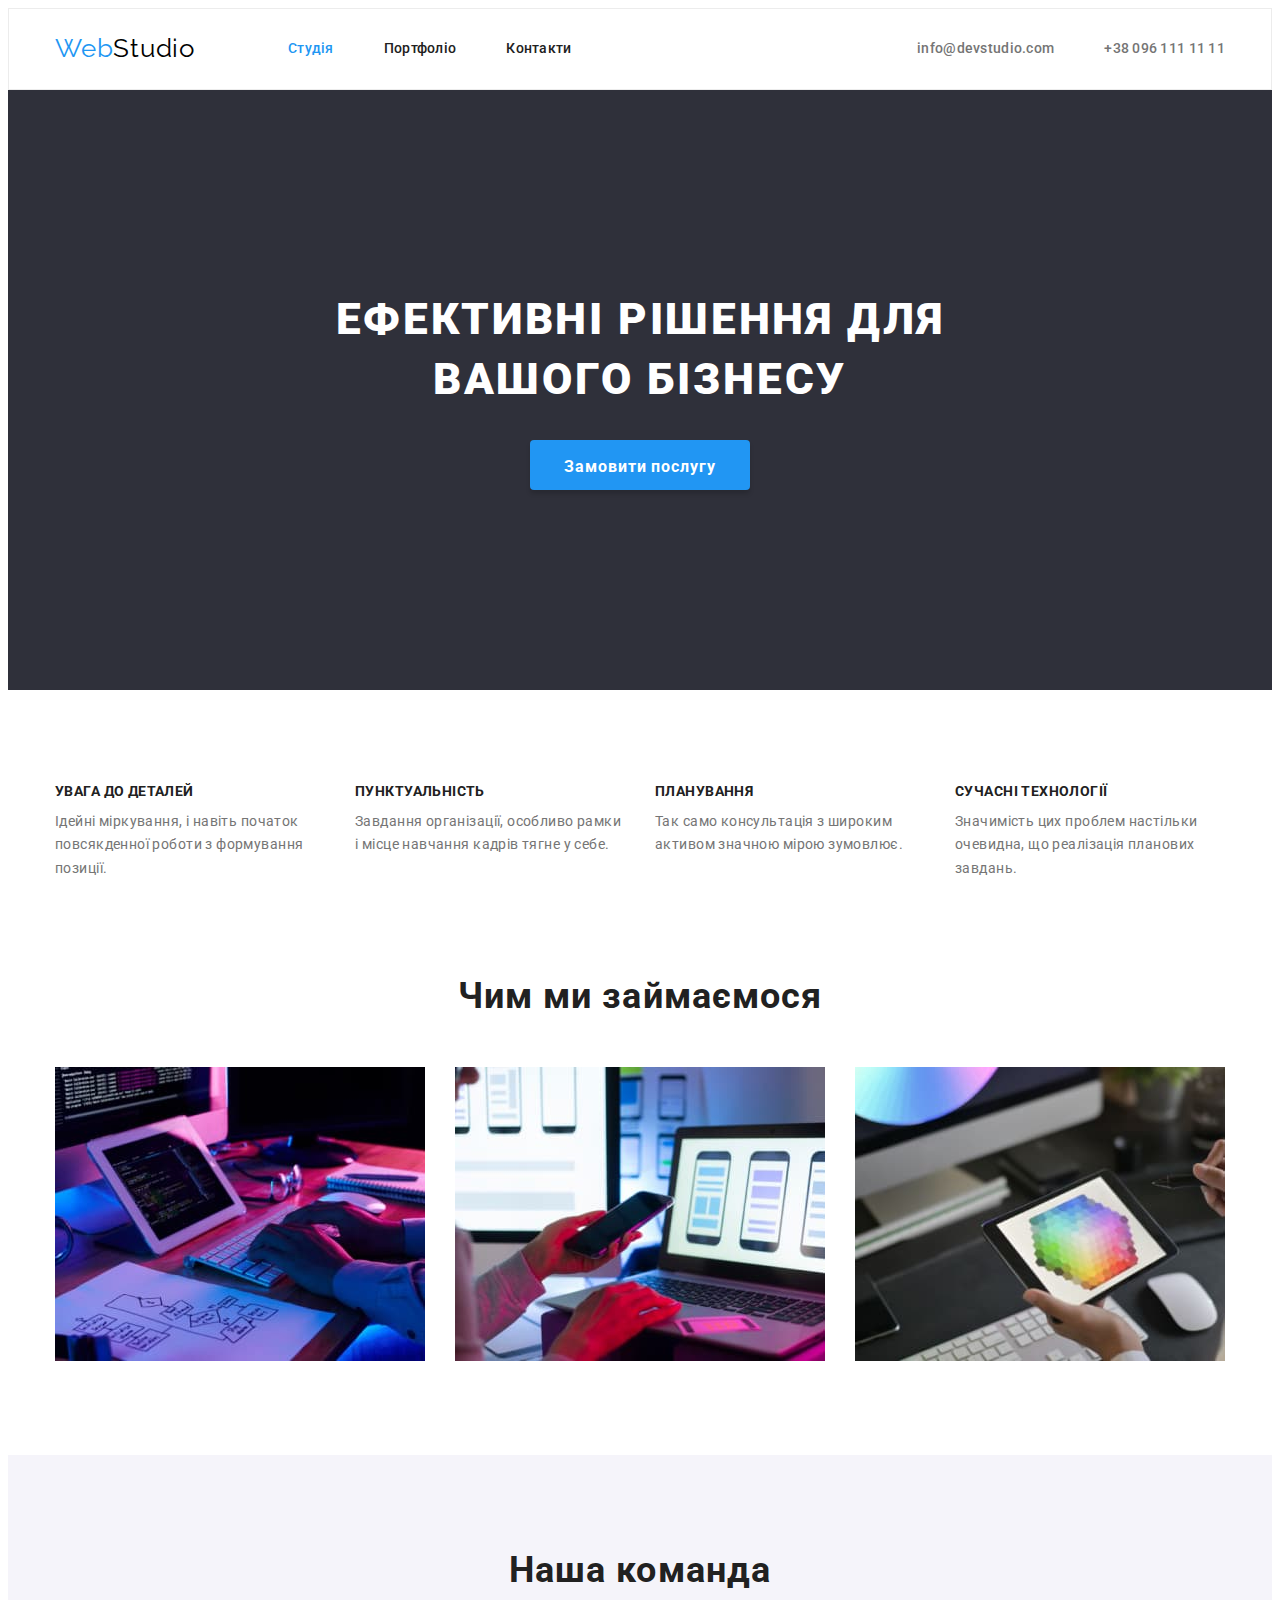
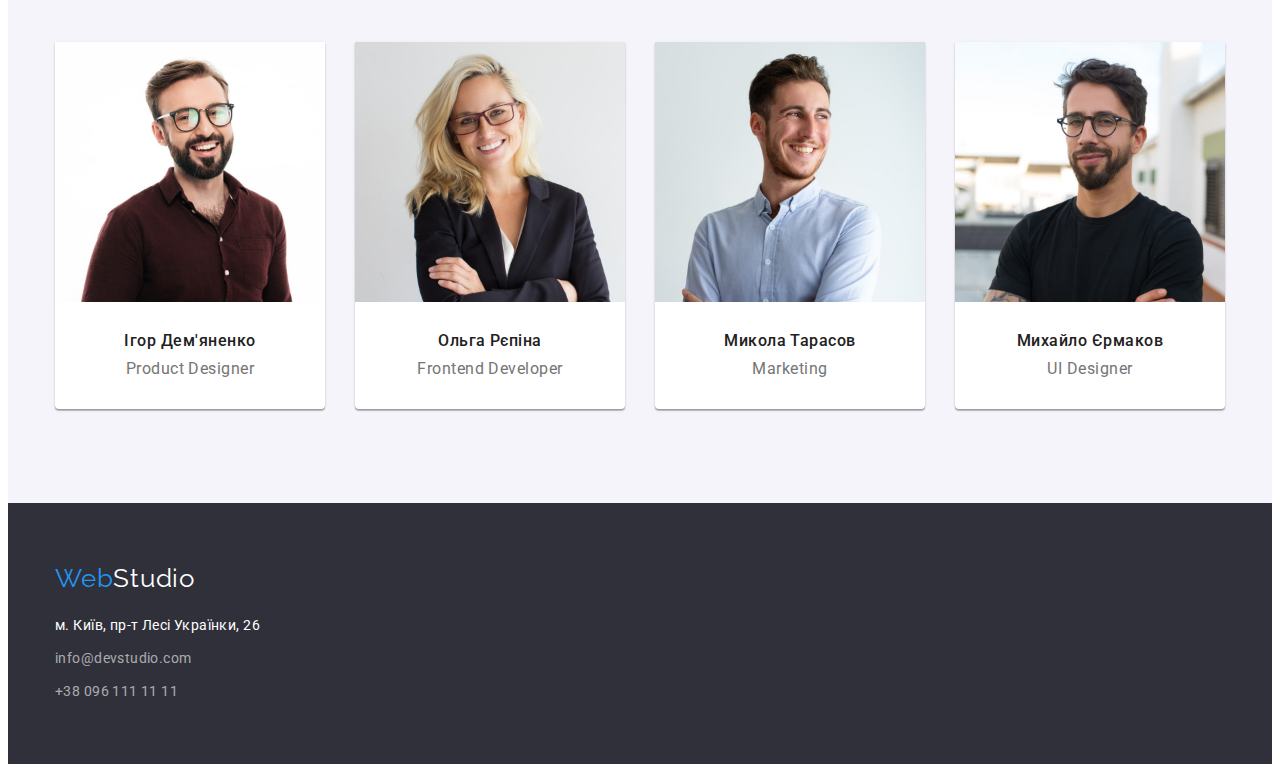
<file: index.html>
<!DOCTYPE html>
<html lang="uk">

<head>
    <meta charset="UTF-8">
    <meta http-equiv="X-UA-Compatible" content="IE=edge">
    <meta name="viewport" content="width=device-width, initial-scale=1.0">
    <title>Студія</title>
    <link rel="preconnect" href="https://fonts.googleapis.com">
    <link rel="preconnect" href="https://fonts.gstatic.com" crossorigin>
    <link
        href="https://fonts.googleapis.com/css2?family=Raleway:wght@700&family=Roboto:wght@400;500;700;900&display=swap"
        rel="stylesheet">
    <link rel="stylesheet" href="https://cdnjs.cloudflare.com/ajax/libs/modern-normalize/1.1.0/modern-normalize.min.css"
        integrity="sha512-wpPYUAdjBVSE4KJnH1VR1HeZfpl1ub8YT/NKx4PuQ5NmX2tKuGu6U/JRp5y+Y8XG2tV+wKQpNHVUX03MfMFn9Q=="
        crossorigin="anonymous" referrerpolicy="no-referrer" />
    <link rel="stylesheet" href="./css/styles.css">
</head>

<body class="sait-body">
    <header class="header">
        <div class="container header-container">
            <nav class="header-nav">
                <a class="header-logo link" href="./index.html">
                    Web<span class="logo-text">Studio</span></a>
                <ul class="header-navlist list">
                    <li class="header-item"><a class="header-link current link" href="./index.html">Студія</a></li>
                    <li class="header-item"><a class="header-link link" href="./portfolio.html">Портфоліо</a></li>
                    <li class="header-item"><a class="header-link link" href="">Контакти</a></li>
                </ul>
            </nav>
            <ul class="header-contlist list">
                <li class="header-contlist-item">
                    <a class="contlist-link link" href="mailto:info@devstudio.com">info@devstudio.com</a>
                </li>
                <li class="header-contlist-item">
                    <a class="contlist-link link" href="tel:+380961111111">+38 096 111 11 11</a>
                </li>
            </ul>
        </div>
    </header>

    <main>
        <section class="hero section">
            <div class="container">
                <h1 class="hero-title">Ефективні рішення для вашого бізнесу</h1>
                <button class="hero-button button" type="button">Замовити послугу</button>
            </div class="container">
        </section>
        <section class="features section">
            <div class="container">
                <h2 class="visually-hidden">Наші особливості</h2>
                <ul class="features-list list">
                    <li class="features-item">
                        <h3 class="features-title">УВАГА ДО ДЕТАЛЕЙ</h3>
                        <p class="features-text">Ідейні міркування, і навіть початок повсякденної роботи з формування
                            позиції.</p>
                    </li>
                    <li class="features-item">
                        <h3 class="features-title">ПУНКТУАЛЬНІСТЬ</h3>
                        <p class="features-text">Завдання організації, особливо рамки і місце навчання кадрів тягне у
                            себе.
                        </p>
                    </li>
                    <li class="features-item">
                        <h3 class="features-title">ПЛАНУВАННЯ</h3>
                        <p class="features-text">Так само консультація з широким активом значною мірою зумовлює.</p>
                    </li>
                    <li class="features-item">
                        <h3 class="features-title">СУЧАСНІ ТЕХНОЛОГІЇ</h3>
                        <p class="features-text">Значимість цих проблем настільки очевидна, що реалізація планових
                            завдань.
                        </p>
                    </li>
                </ul>
            </div>
        </section>
        <section class="engage section">
            <div class="container">
                <h2 class="engage-title section-title">Чим ми займаємося</h2>
                <ul class="engage-list list">
                    <li class="engage-item">
                        <img src="./images/img1.jpg" alt="розробка" width="370" />
                    </li>
                    <li class="engage-item">
                        <img src="./images/img2.jpg" alt="Адаптація" width="370" />
                    </li>
                    <li class="engage-item">
                        <img src="./images/img3.jpg" alt="Тестування" width="370" />
                    </li>
                </ul>
            </div>
        </section>
        <section class="team section">
            <div class="container">
                <h2 class="team-title section-title">Наша команда</h2>
                <ul class="team-list list">
                    <li class="team-item">
                        <img src="./images/igor_demyanenko.jpg" alt="Ігор Дем'яненко" width="270" />
                        <div class="container-team">
                            <h3 class=" team-name">Ігор Дем'яненко</h3>
                            <p class="team-position" lang="en">Product Designer</p>
                        </div>
                    </li>
                    <li class="team-item">
                        <img src="./images/olha_repsna.jpg" alt="Ольга Рєпіна" width="270" />
                        <div class="container-team">
                            <h3 class="team-name">Ольга Рєпіна</h3>
                            <p class="team-position" lang="en">Frontend Developer</p>
                        </div>
                    </li>
                    <li class="team-item">
                        <img src="./images/mukola_tarasov.jpg" alt="Микола Тарасов" width="270" />
                        <div class="container-team">
                            <h3 class="team-name">Микола Тарасов</h3>
                            <p class="team-position" lang="en">Marketing </p>
                        </div>
                    </li>
                    <li class="team-item">
                        <img src="./images/muhailo_ermakov.jpg" alt="Михайло Єрмаков" width="270" />
                        <div class="container-team">
                            <h3 class="team-name">Михайло Єрмаков</h3>
                            <p class="team-position" lang="en">UI Designer</p>
                        </div>
                    </li>
                </ul>
            </div>
        </section>
    </main>
    <footer class="footer">
        <div class="container">
            <a class="header-logo link" href="./index.html">
                Web<span class="logo-text">Studio</span></a>
            <address class="footer-address">
                <ul class="address-list list">
                    <li class="address-item">
                        <a class="address-link link" href="https://goo.gl/maps/CPtrU1FHBa2aNyZL9" target="_blank"
                            rel="noopener noreferrer nofollow">м. Київ, пр-т Лесі
                            Українки, 26</a>
                    </li>
                    <li class="address-item"><a class="address-contlink link" href="">info@devstudio.com</a></li>
                    <li class="address-item"><a class="address-contlink link" href="">+38 096 111 11 11</a></li>
                </ul>
            </address>
        </div>
    </footer>
</body>

</html>
</file>
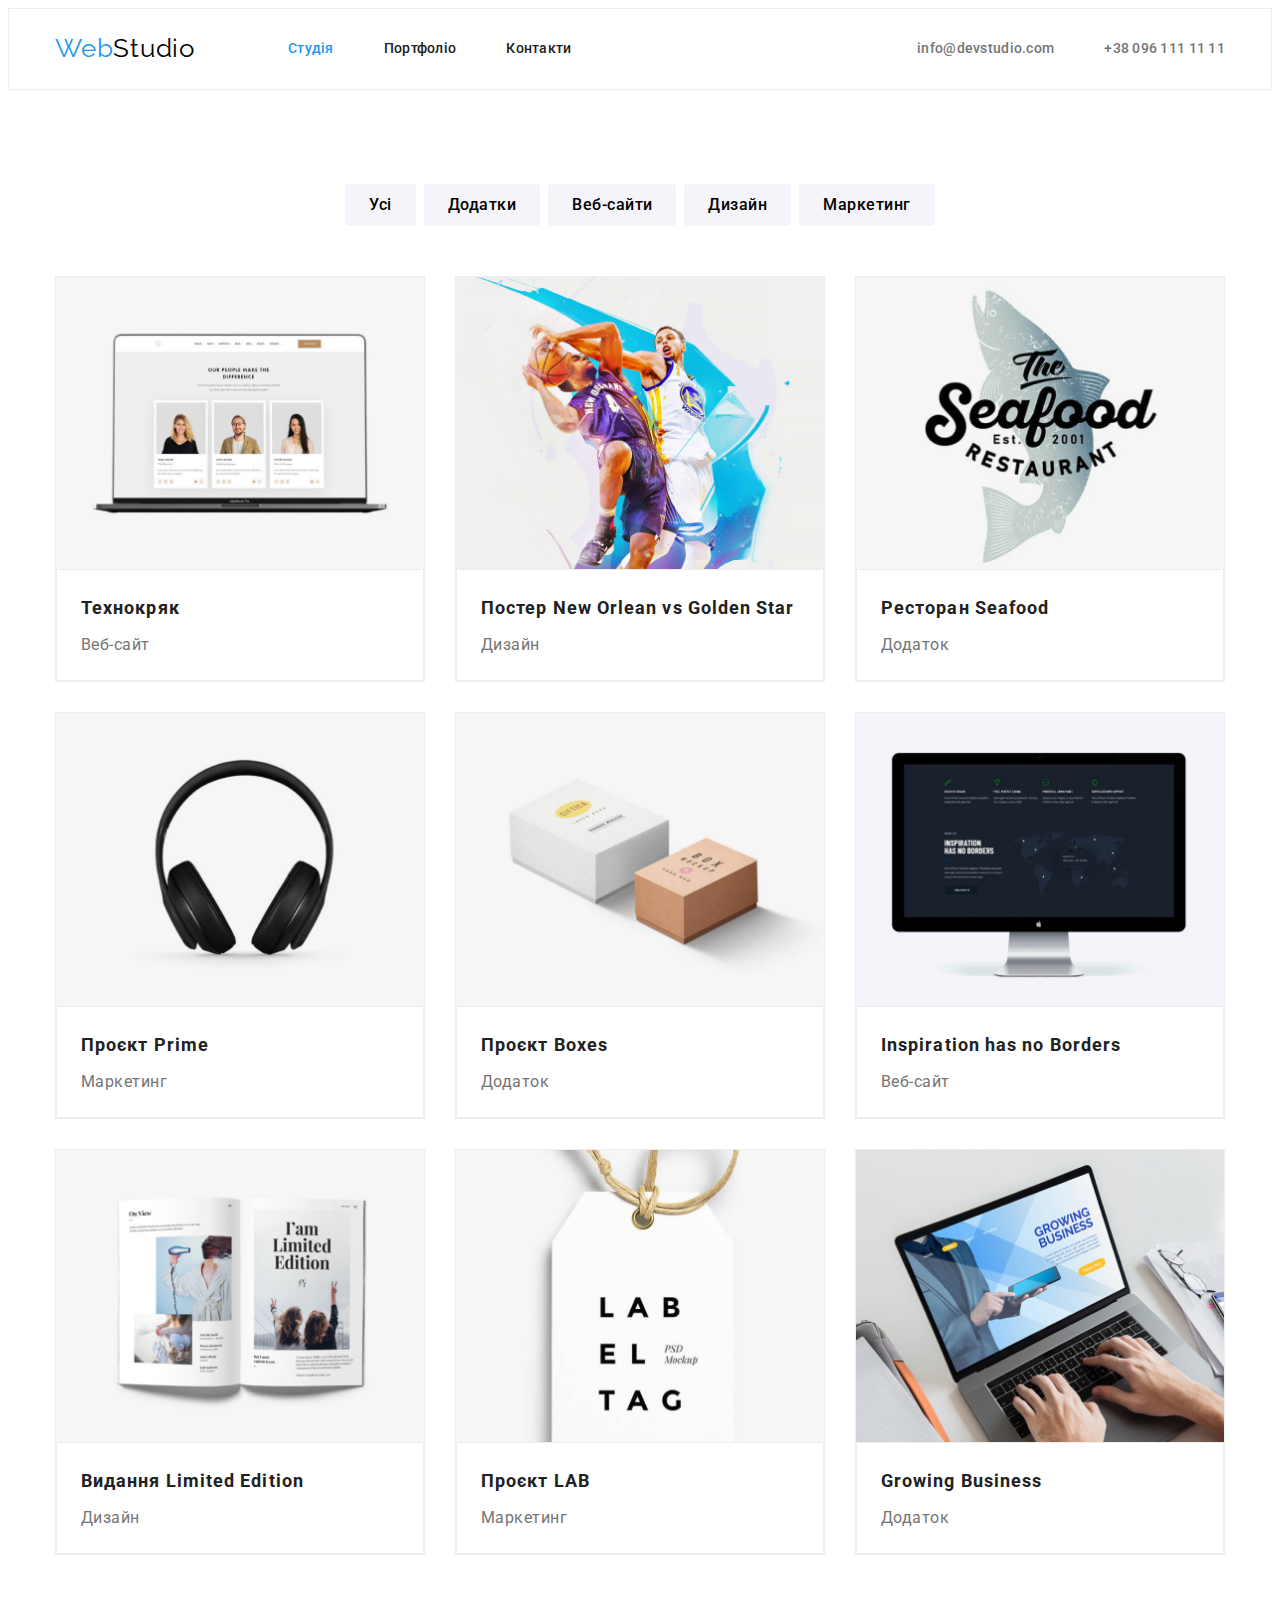
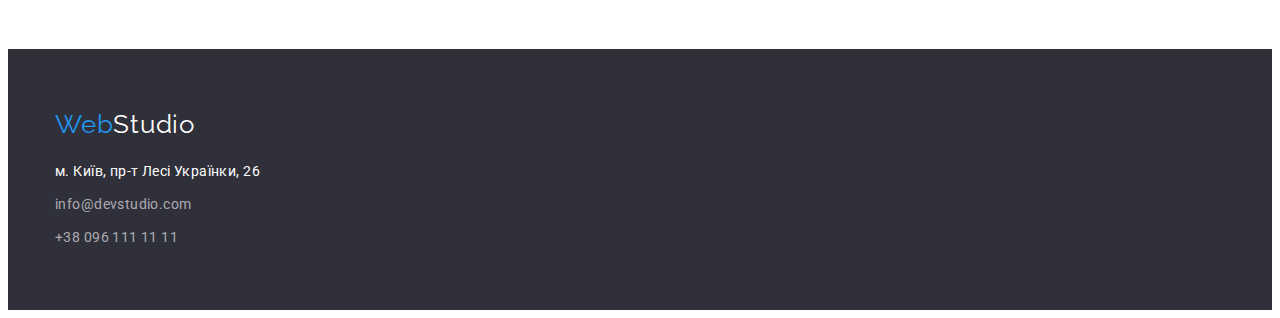
<file: portfolio.html>
<!DOCTYPE html>
<html lang="uk">

<head>
    <meta charset="UTF-8">
    <meta http-equiv="X-UA-Compatible" content="IE=edge">
    <meta name="viewport" content="width=device-width, initial-scale=1.0">
    <title>Портфоліо</title>
    <link rel="preconnect" href="https://fonts.googleapis.com">
    <link rel="preconnect" href="https://fonts.gstatic.com" crossorigin>
    <link
        href="https://fonts.googleapis.com/css2?family=Raleway:wght@700&family=Roboto:wght@400;500;700;900&display=swap"
        rel="stylesheet">
    <link rel="stylesheet" href="https://cdnjs.cloudflare.com/ajax/libs/modern-normalize/1.1.0/modern-normalize.min.css"
        integrity="sha512-wpPYUAdjBVSE4KJnH1VR1HeZfpl1ub8YT/NKx4PuQ5NmX2tKuGu6U/JRp5y+Y8XG2tV+wKQpNHVUX03MfMFn9Q=="
        crossorigin="anonymous" referrerpolicy="no-referrer" />
    <link rel="stylesheet" href="./css/styles.css">
</head>

<body class="sait-body">
    <header class="header">
        <div class="container header-container">
            <nav class="header-nav">
                <a class="header-logo link" href="./index.html">
                    Web<span class="logo-text">Studio</span></a>
                <ul class="header-navlist list">
                    <li class="header-item"><a class="header-link current link" href="./index.html">Студія</a></li>
                    <li class="header-item"><a class="header-link link" href="./portfolio.html">Портфоліо</a></li>
                    <li class="header-item"><a class="header-link link" href="">Контакти</a></li>
                </ul>
            </nav>
            <ul class="header-contlist list">
                <li class="header-contlist-item">
                    <a class="contlist-link link" href="mailto:info@devstudio.com">info@devstudio.com</a>
                </li>
                <li class="header-contlist-item">
                    <a class="contlist-link link" href="tel:+380961111111">+38 096 111 11 11</a>
                </li>
            </ul>
        </div>
    </header>
    <main>
        <section class="portfolio section">
            <div class="container">
                <h1 class="filters-title visually-hidden">портфоліо</h1>
                <ul class="filters-list list">
                    <li class="filters-item"><button class="filters-button button" type="button">Усі</button></li>
                    <li class="filters-item"><button class="filters-button button" type="button">Додатки</button></li>
                    <li class="filters-item"><button class="filters-button button" type="button">Веб-сайти</button></li>
                    <li class="filters-item"><button class="filters-button button" type="button">Дизайн</button></li>
                    <li class="filters-item"><button class="filters-button button" type="button">Маркетинг</button></li>
                </ul>
                <ul class="progects-list list">
                    <li class="progects-item"><a class="progects-link link" href="http://">
                            <img src="./images/tehnokryak.jpg" alt="Технокряк" width="370" />
                            <div class="container-progects">
                                <h2 class="progects-title">Технокряк</h2>
                                <p class="progects-text">Веб-сайт</p>
                            </div>
                        </a>
                    </li>
                    <li class="progects-item"><a class="progects-link link" href="http://">
                            <img src="./images/poster.jpg" alt="New Orlean vs Golden Star" width="370" />
                            <div class="container-progects">
                                <h2 class="progects-title">Постер <span lang="en">New Orlean vs Golden Star</span> </h2>
                                <p class="progects-text">Дизайн</p>
                            </div>
                        </a>
                    </li>
                    <li class="progects-item"><a class="progects-link link" href="http://">
                            <img src="./images/restoran.jpg" alt="Seafood" width="370" />
                            <div class="container-progects">
                                <h2 class="progects-title">Ресторан <span lang="en">Seafood</span></h2>
                                <p class="progects-text">Додаток</p>
                            </div>
                        </a>
                    </li>
                    <li class="progects-item"><a class="progects-link link" href="http://">
                            <img src="./images/prime.jpg" alt="Prime" width="370" />
                            <div class="container-progects">
                                <h2 class="progects-title">Проєкт <span lang="en">Prime</span></h2>
                                <p class="progects-text">Маркетинг</p>
                            </div>
                        </a>
                    </li>
                    <li class="progects-item"><a class="progects-link link" href="http://">
                            <img src="./images/boxes.jpg" alt="Boxes" width="370" />
                            <div class="container-progects">
                                <h2 class="progects-title">Проєкт <span lang="en">Boxes</span></h2>
                                <p class="progects-text">Додаток</p>
                            </div>
                        </a>
                    </li>
                    <li class="progects-item"><a class="progects-link link" href="http://">
                            <img src="./images/inspiration_has_no_borders.jpg" alt="Inspiration has no Borders"
                                width="370" />
                            <div class="container-progects">
                                <h2 class="progects-title" lang="en">Inspiration has no Borders</h2>
                                <p class="progects-text">Веб-сайт</p>
                            </div>
                        </a>
                    </li>
                    <li class="progects-item"><a class="progects-link link" href="http://">
                            <img src="./images/limited_edition.jpg" alt="Limited Edition" width="370" />
                            <div class="container-progects">
                                <h2 class="progects-title">Видання <span lang="en">Limited Edition</span></h2>
                                <p class="progects-text">Дизайн</p>
                            </div>
                        </a>
                    </li>
                    <li class="progects-item"><a class="progects-link link" href="http://">
                            <img src="./images/lab.jpg" alt="LAB" width="370" />
                            <div class="container-progects">
                                <h2 class="progects-title">Проєкт <span lang="en">LAB</span></h2>
                                <p class="progects-text">Маркетинг</p>
                            </div>
                        </a>
                    </li>
                    <li class="progects-item"><a class="progects-link link" href="http://">
                            <img src="./images/growing_business.jpg" alt="Growing Business" width="370" />
                            <div class="container-progects">
                                <h2 class="progects-title" lang="en">Growing Business</h2>
                                <p class="progects-text">Додаток</p>
                            </div>
                        </a>
                    </li>
                </ul>
            </div>
        </section>

    </main>
    <footer class="footer">
        <div class="container">
            <a class="header-logo link" href="./index.html">
                Web<span class="logo-text">Studio</span></a>
            <address class="footer-address">
                <ul class="address-list list">
                    <li class="address-item">
                        <a class="address-link link" href="https://goo.gl/maps/CPtrU1FHBa2aNyZL9" target="_blank"
                            rel="noopener noreferrer nofollow">м. Київ, пр-т Лесі
                            Українки, 26</a>
                    </li>
                    <li class="address-item"><a class="address-contlink link" href="">info@devstudio.com</a></li>
                    <li class="address-item"><a class="address-contlink link" href="">+38 096 111 11 11</a></li>
                </ul>
            </address>
        </div>
    </footer>
</body>

</html>
</file>
<file: css/styles.css>
:root {
  --primery-text-color: #212121;
  --secondory-text-color: #757575;
  --therd-text-color: rgba(255, 255, 255, 0.6);
  --accent-color: #2196f3;
  --secondory-accent-color: #188ce8;
  --primery-background-color: #f5f5f5;
  --secondory-background-color: #f5f4fa;
  --therd-background-color: #2f303a;
  --primery-wight: #ffffff;
  --primery-black: #000000;
  --primery-gray: #eeeeee;
}
html {
  box-sizing: border-box;
}
*,
*::before,
*::after {
  box-sizing: inherit;
}

body {
  font-family: 'Roboto', 'Raleway', sans-serif;
  background: var(--primery-wight);
  color: var(--primery-text-color);
  font-size: 14px;
}
p,
h1,
h2,
h3,
h4,
h5,
h6 {
  margin: 0;
}
ul,
ol {
  margin: 0;
  padding-left: 0;
}
button {
  cursor: pointer;
}
address {
  font-style: normal;
}
img {
  display: block;
  max-width: 100%;
  height: auto;
}
.section {
  padding-top: 94px;
  padding-bottom: 94px;
}
.visually-hidden {
  position: absolute;
  white-space: nowrap;
  width: 1px;
  height: 1px;
  overflow: hidden;
  border: 0;
  padding: 0;
  clip: rect(0 0 0 0);
  clip-path: inset(50%);
  margin: -1px;
}
.link {
  text-decoration: none;
}
.list {
  list-style: none;
}
.button {
  background-color: var(--accent-color);
}
.container {
  width: 1200px;
  padding-left: 15px;
  padding-right: 15px;
  margin: 0 auto;
}

/* header-nav */

.header-link {
  color: var(--primery-text-color);
}
.header-link:hover,
.header-link:focus {
  color: var(--accent-color);
}
.header-link.current {
  color: var(--accent-color);
}
.header {
  padding-top: 24px;
  padding-bottom: 25px;
}
.header-logo {
  font-family: 'Raleway';
  /* font-weight: 700; */
  font-size: 26px;
  line-height: 1.19;
  letter-spacing: 0.03em;
  color: var(--accent-color);
  margin-right: 93px;
}
.logo-text {
  color: var(--primery-black);
}
.header-link {
  font-weight: 500;
  line-height: 1.14;
  letter-spacing: 0.02em;
  color: var(--primery-text-color);
}
.header-navlist,
.header-contlist,
.header-nav,
.header-container {
  display: flex;
  align-items: center;
  justify-content: space-between;
}
.sait-body .header {
  border: 1px solid #ececec;
}
.header-navlist,
.header-contlist {
  gap: 50px;
}

.contlist-link {
  font-weight: 500;
  line-height: 1.14;
  letter-spacing: 0.02em;
  color: var(--secondory-text-color);
}
.contlist-link:hover,
.contlist-link:focus {
  color: var(--accent-color);
}

/* hero */

.hero {
  background: var(--therd-background-color);
  color: var(--primery-wight);
  padding: 200px 0;
  text-align: center;
}
.hero-title {
  font-weight: 900;
  font-size: 44px;
  line-height: 1.36;
  letter-spacing: 0.06em;
  text-transform: uppercase;
  max-width: 696px;
  margin: 0 auto;
}

.hero-button {
  color: var(--primery-wight);
  font-family: 'Roboto';
  font-style: normal;
  font-weight: 700;
  font-size: 16px;
  line-height: 1.88;
  letter-spacing: 0.06em;
  margin-top: 30px;
  padding: 10px 32px;
  min-width: 216px;
  height: 50px;
  box-shadow: 0px 4px 4px rgba(0, 0, 0, 0.15);
  border-radius: 4px;
  border-color: transparent;
}

.hero-button:hover,
.hero-button:focus {
  background-color: var(--secondory-accent-color);
}

/* features */

.features-list {
  display: flex;
  gap: 30px;
  justify-content: center;
}

.features-item {
  width: 270px;
}
.features .features-title {
  font-size: 14px;
  line-height: 1.14;
  letter-spacing: 0.03em;
  text-transform: uppercase;
}
.features .features-text {
  line-height: 1.71;
  letter-spacing: 0.03em;
  color: var(--secondory-text-color);
  margin-top: 10px;
}

/* engage */

.engage {
  padding-top: 0;
}
.section-title {
  font-size: 36px;
  line-height: 1.17;
  text-align: center;
  letter-spacing: 0.03em;
  margin-bottom: 50px;
}

.engage-list {
  display: flex;
  gap: 30px;
  justify-content: center;
}

/* team */

.team {
  background-color: var(--secondory-background-color);
}
.team-list {
  display: flex;
  gap: 30px;
}
.container-team {
  padding: 30px 0;
}
/* .team-item {
  width: calc((100%-90) / 4);
} */
.team-list .team-name {
  font-weight: 500;
  font-size: 16px;
  line-height: 1.18;
  text-align: center;
  letter-spacing: 0.03em;
  margin-bottom: 10px;
}
.team-list .team-position {
  font-size: 16px;
  line-height: 1.18;
  text-align: center;
  letter-spacing: 0.03em;
  color: var(--secondory-text-color);
}
.team .team-item {
  background-color: var(--primery-wight);
  box-shadow: 0px 1px 3px rgba(0, 0, 0, 0.12), 0px 1px 1px rgba(0, 0, 0, 0.14),
    0px 2px 1px rgba(0, 0, 0, 0.2);
  border-radius: 0px 0px 4px 4px;
}

/* footer */

.footer {
  background-color: var(--therd-background-color);
}

.footer {
  padding: 60px 0;
}

.footer .header-logo {
  margin-right: 0;
  display: block;
  margin-bottom: 20px;
}

.footer .logo-text {
  color: var(--primery-wight);
}
.address-list {
  display: flex;
  flex-direction: column;
  row-gap: 9px;
}

.address-link {
  line-height: 1.71;
  letter-spacing: 0.03em;
  color: var(--primery-wight);
}
.address-contlink {
  line-height: 1.71;
  letter-spacing: 0.03em;
  color: var(--therd-text-color);
}
.address-contlink:hover,
.address-contlink:focus {
  color: var(--accent-color);
}

/* portfolio */

.filters-list {
  display: flex;
  gap: 8px;
  justify-content: center;
}
.filters-button {
  font-weight: 500;
  font-size: 16px;
  line-height: 1.62;
  border-radius: 4px;
  border-color: transparent;
  letter-spacing: 0.03em;
  padding: 6px 22px;
  font-family: 'Roboto';
  background-color: var(--secondory-background-color);
}
.filters-button:hover,
.filters-button:focus {
  color: var(--primery-wight);
  background-color: var(--accent-color);
  box-shadow: 0px 3px 1px rgba(0, 0, 0, 0.1), 0px 1px 2px rgba(0, 0, 0, 0.08),
    0px 2px 2px rgba(0, 0, 0, 0.12);
}
.progects-list {
  display: flex;
  flex-wrap: wrap;
  gap: 30px;
  margin-top: 50px;
}
.progects-item {
  background-color: var(--primery-wight);
  border: 1px solid var(--primery-gray);
  width: 370px;
}
.progects-link {
  margin-bottom: 20px;
}
.container-progects {
  padding: 20px 24px;
  border: 1px solid var(--primery-gray);
}
.progects-link .progects-title {
  font-size: 18px;
  line-height: 2;
  letter-spacing: 0.06em;
  margin-bottom: 4px;
  color: var(--primery-text-color);
}
.progects-link .progects-text {
  font-size: 16px;
  line-height: 1.88;
  letter-spacing: 0.03em;
  color: var(--secondory-text-color);
}
</file>
